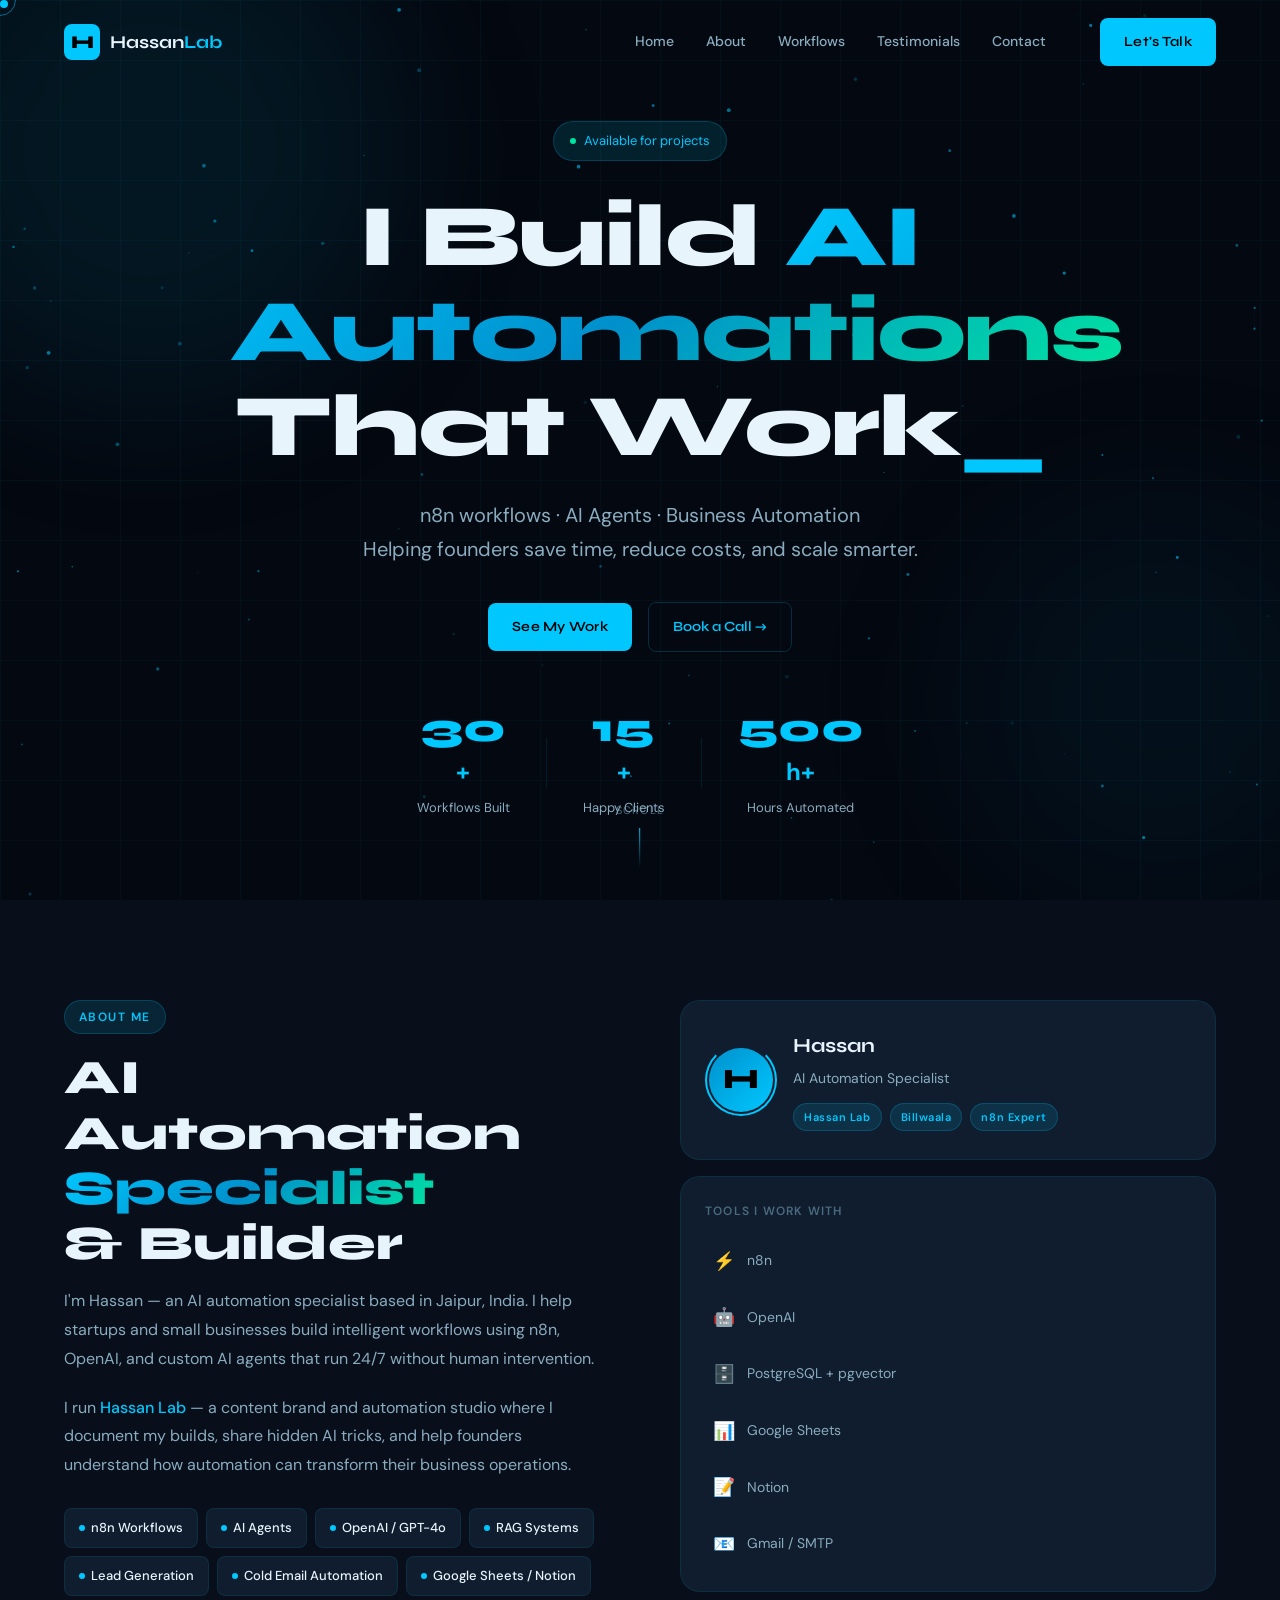
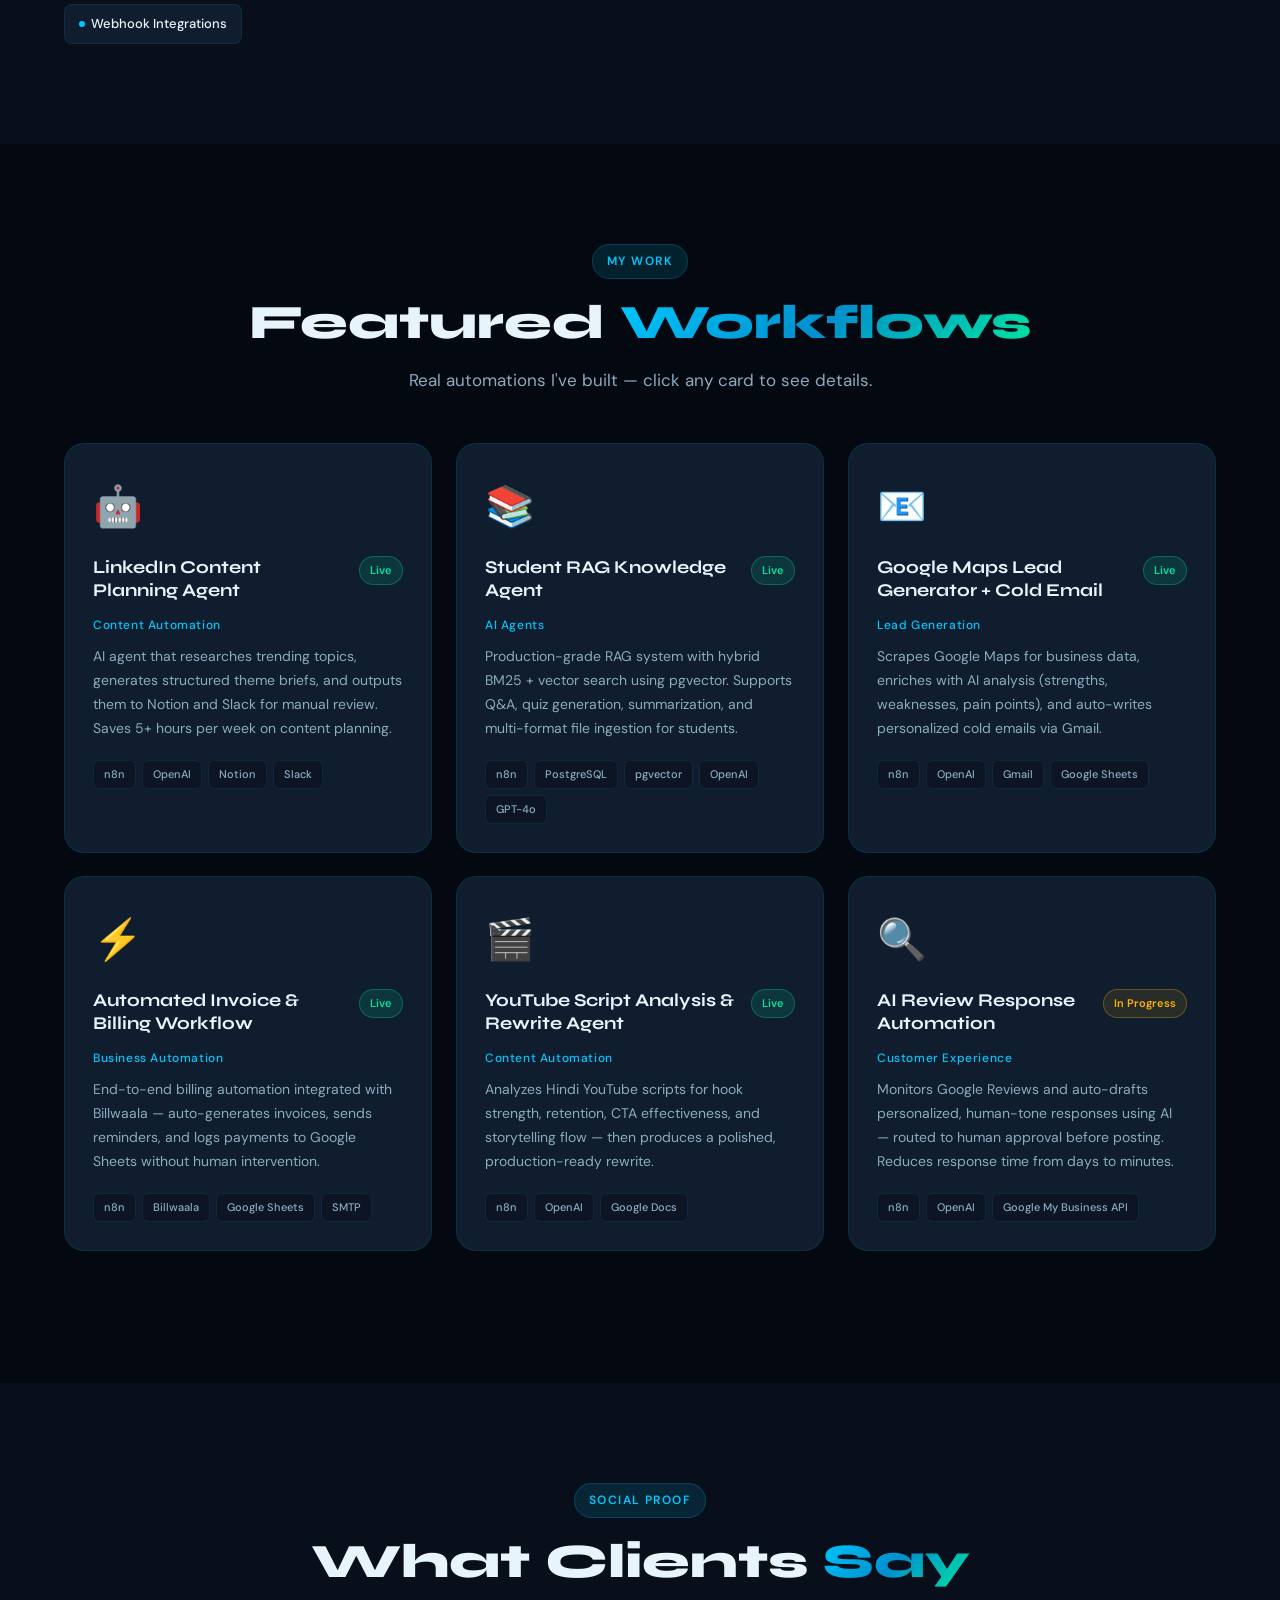
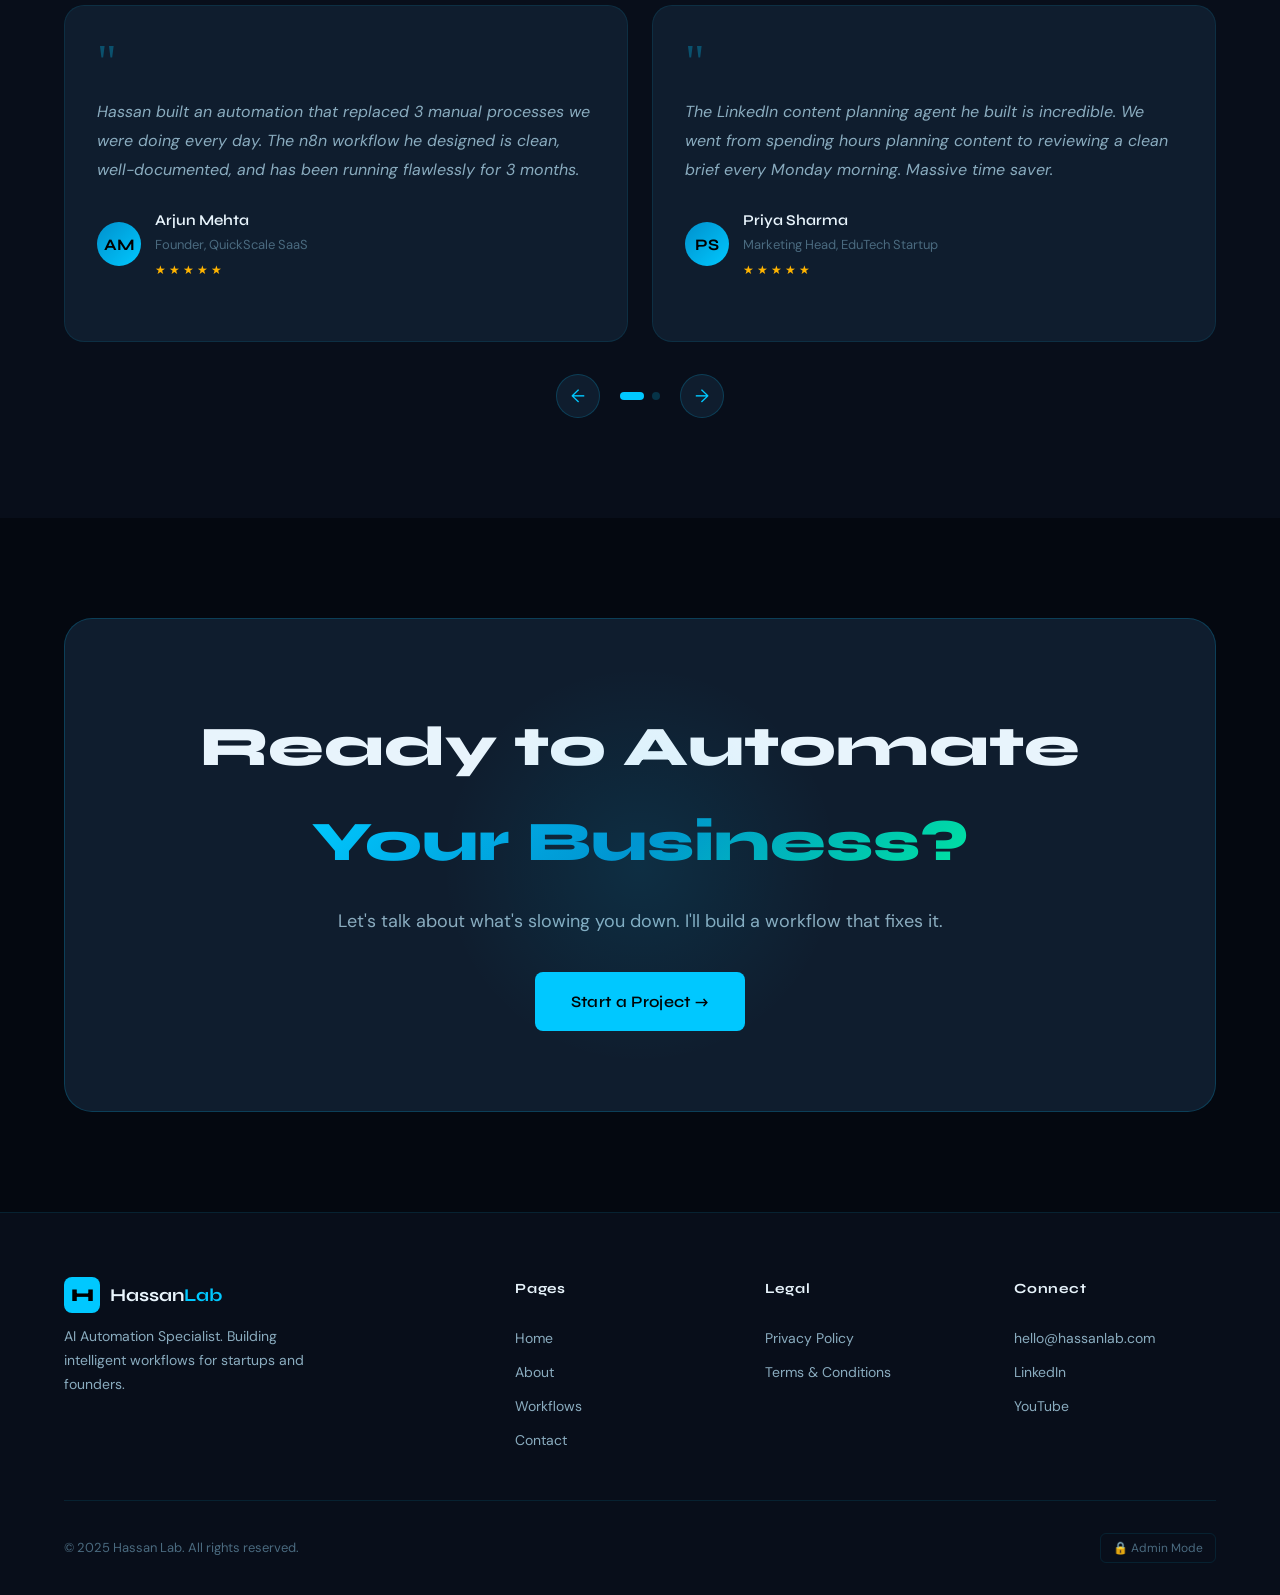
<file: index.html>
<!DOCTYPE html>
<html lang="en">
<head>
<meta charset="UTF-8">
<meta name="viewport" content="width=device-width, initial-scale=1.0">
<title>Hassan Lab — AI Automation Specialist</title>
<link rel="preconnect" href="https://fonts.googleapis.com">
<link rel="preconnect" href="https://fonts.gstatic.com" crossorigin>
<link href="https://fonts.googleapis.com/css2?family=Syne:wght@400;500;600;700;800&family=DM+Sans:ital,opsz,wght@0,9..40,300;0,9..40,400;0,9..40,500;1,9..40,300&display=swap" rel="stylesheet">
<link rel="stylesheet" href="style.css">
</head>
<body>

<!-- CURSOR -->
<div class="cursor" id="cursor"></div>
<div class="cursor-follower" id="cursorFollower"></div>

<!-- HEADER -->
<header class="header" id="header">
  <div class="header-inner">
    <a href="index.html" class="logo">
      <span class="logo-mark">H</span>
      <span class="logo-text">Hassan<span class="logo-accent">Lab</span></span>
    </a>
    <nav class="nav" id="nav">
      <a href="index.html" class="nav-link active">Home</a>
      <a href="index.html#about" class="nav-link">About</a>
      <a href="index.html#workflows" class="nav-link">Workflows</a>
      <a href="index.html#testimonials" class="nav-link">Testimonials</a>
      <a href="contact.html" class="nav-link">Contact</a>
    </nav>
    <a href="contact.html" class="btn-primary header-cta">Let's Talk</a>
    <button class="hamburger" id="hamburger" aria-label="Toggle menu">
      <span></span><span></span><span></span>
    </button>
  </div>
</header>

<!-- MOBILE NAV -->
<div class="mobile-nav" id="mobileNav">
  <a href="index.html" class="mobile-nav-link">Home</a>
  <a href="index.html#about" class="mobile-nav-link">About</a>
  <a href="index.html#workflows" class="mobile-nav-link">Workflows</a>
  <a href="index.html#testimonials" class="mobile-nav-link">Testimonials</a>
  <a href="contact.html" class="mobile-nav-link">Contact</a>
  <a href="contact.html" class="btn-primary" style="margin-top:1rem;">Let's Talk</a>
</div>

<!-- HERO -->
<section class="hero" id="home">
  <div class="hero-bg">
    <div class="grid-lines"></div>
    <div class="glow glow-1"></div>
    <div class="glow glow-2"></div>
    <canvas id="particleCanvas"></canvas>
  </div>
  <div class="hero-content">
    <div class="hero-badge reveal">
      <span class="badge-dot"></span>
      Available for projects
    </div>
    <h1 class="hero-title reveal">
      I Build <span class="text-gradient">AI Automations</span><br>
      That Work<span class="blink-cursor">_</span>
    </h1>
    <p class="hero-sub reveal">
      n8n workflows · AI Agents · Business Automation<br>
      Helping founders save time, reduce costs, and scale smarter.
    </p>
    <div class="hero-actions reveal">
      <a href="#workflows" class="btn-primary">See My Work</a>
      <a href="contact.html" class="btn-ghost">Book a Call →</a>
    </div>
    <div class="hero-stats reveal">
      <div class="stat">
        <span class="stat-num" data-target="30">0</span><span class="stat-sym">+</span>
        <span class="stat-label">Workflows Built</span>
      </div>
      <div class="stat-divider"></div>
      <div class="stat">
        <span class="stat-num" data-target="15">0</span><span class="stat-sym">+</span>
        <span class="stat-label">Happy Clients</span>
      </div>
      <div class="stat-divider"></div>
      <div class="stat">
        <span class="stat-num" data-target="500">0</span><span class="stat-sym">h+</span>
        <span class="stat-label">Hours Automated</span>
      </div>
    </div>
  </div>
  <div class="scroll-indicator">
    <span>Scroll</span>
    <div class="scroll-line"></div>
  </div>
</section>

<!-- ABOUT -->
<section class="section about-section" id="about">
  <div class="container">
    <div class="about-grid">
      <div class="about-left">
        <div class="section-tag reveal">About Me</div>
        <h2 class="section-title reveal">
          AI Automation<br><span class="text-gradient">Specialist</span><br>& Builder
        </h2>
        <p class="about-text reveal">
          I'm Hassan — an AI automation specialist based in Jaipur, India. I help startups and small businesses build intelligent workflows using n8n, OpenAI, and custom AI agents that run 24/7 without human intervention.
        </p>
        <p class="about-text reveal">
          I run <strong>Hassan Lab</strong> — a content brand and automation studio where I document my builds, share hidden AI tricks, and help founders understand how automation can transform their business operations.
        </p>
        <div class="skills-grid reveal">
          <div class="skill-chip"><span class="chip-dot"></span>n8n Workflows</div>
          <div class="skill-chip"><span class="chip-dot"></span>AI Agents</div>
          <div class="skill-chip"><span class="chip-dot"></span>OpenAI / GPT-4o</div>
          <div class="skill-chip"><span class="chip-dot"></span>RAG Systems</div>
          <div class="skill-chip"><span class="chip-dot"></span>Lead Generation</div>
          <div class="skill-chip"><span class="chip-dot"></span>Cold Email Automation</div>
          <div class="skill-chip"><span class="chip-dot"></span>Google Sheets / Notion</div>
          <div class="skill-chip"><span class="chip-dot"></span>Webhook Integrations</div>
        </div>
      </div>
      <div class="about-right reveal">
        <div class="about-card-wrap">
          <div class="about-card">
            <div class="about-avatar">
              <div class="avatar-ring"></div>
              <div class="avatar-inner">H</div>
            </div>
            <div class="about-card-info">
              <h3>Hassan</h3>
              <p>AI Automation Specialist</p>
              <div class="about-card-tags">
                <span>Hassan Lab</span>
                <span>Billwaala</span>
                <span>n8n Expert</span>
              </div>
            </div>
          </div>
          <div class="about-tool-card">
            <div class="tool-card-title">Tools I Work With</div>
            <div class="tools-list">
              <div class="tool-item"><span class="tool-icon">⚡</span>n8n</div>
              <div class="tool-item"><span class="tool-icon">🤖</span>OpenAI</div>
              <div class="tool-item"><span class="tool-icon">🗄️</span>PostgreSQL + pgvector</div>
              <div class="tool-item"><span class="tool-icon">📊</span>Google Sheets</div>
              <div class="tool-item"><span class="tool-icon">📝</span>Notion</div>
              <div class="tool-item"><span class="tool-icon">📧</span>Gmail / SMTP</div>
            </div>
          </div>
        </div>
      </div>
    </div>
  </div>
</section>

<!-- WORKFLOWS -->
<section class="section workflows-section" id="workflows">
  <div class="container">
    <div class="section-header">
      <div class="section-tag reveal">My Work</div>
      <h2 class="section-title reveal">Featured <span class="text-gradient">Workflows</span></h2>
      <p class="section-sub reveal">Real automations I've built — click any card to see details.</p>
    </div>
    <div class="workflows-grid" id="workflowsGrid">
      <!-- Cards injected by JS -->
    </div>
    <div class="workflows-add reveal" id="addWorkflowBtn" style="display:none;">
      <button class="btn-ghost" onclick="openWorkflowModal()">+ Add Workflow</button>
    </div>
  </div>
</section>

<!-- WORKFLOW MODAL -->
<div class="modal-overlay" id="workflowModal">
  <div class="modal">
    <button class="modal-close" onclick="closeWorkflowModal()">✕</button>
    <h3 class="modal-title">Add / Edit Workflow</h3>
    <div class="modal-form">
      <input type="hidden" id="editIndex">
      <div class="form-group">
        <label>Workflow Title</label>
        <input type="text" id="wfTitle" placeholder="e.g. LinkedIn Content Planning Agent">
      </div>
      <div class="form-group">
        <label>Category / Type</label>
        <input type="text" id="wfCategory" placeholder="e.g. Content Automation">
      </div>
      <div class="form-group">
        <label>Description</label>
        <textarea id="wfDesc" rows="3" placeholder="What does this workflow do? What problem does it solve?"></textarea>
      </div>
      <div class="form-group">
        <label>Tools Used (comma separated)</label>
        <input type="text" id="wfTools" placeholder="n8n, OpenAI, Notion, Slack">
      </div>
      <div class="form-group">
        <label>Emoji / Icon</label>
        <input type="text" id="wfEmoji" placeholder="e.g. 🤖" maxlength="4">
      </div>
      <div class="form-group">
        <label>Status</label>
        <select id="wfStatus">
          <option value="Live">Live</option>
          <option value="In Progress">In Progress</option>
          <option value="Concept">Concept</option>
        </select>
      </div>
      <div class="modal-actions">
        <button class="btn-ghost" onclick="closeWorkflowModal()">Cancel</button>
        <button class="btn-primary" onclick="saveWorkflow()">Save Workflow</button>
      </div>
    </div>
  </div>
</div>

<!-- TESTIMONIALS -->
<section class="section testimonials-section" id="testimonials">
  <div class="container">
    <div class="section-header">
      <div class="section-tag reveal">Social Proof</div>
      <h2 class="section-title reveal">What Clients <span class="text-gradient">Say</span></h2>
    </div>
    <div class="testimonials-track-wrap">
      <div class="testimonials-track" id="testimonialsTrack">
        <!-- injected by JS -->
      </div>
    </div>
    <div class="testimonials-controls">
      <button class="t-btn" id="tPrev" onclick="prevTestimonial()">←</button>
      <div class="t-dots" id="tDots"></div>
      <button class="t-btn" id="tNext" onclick="nextTestimonial()">→</button>
    </div>
    <div class="testimonials-add reveal" id="addTestimonialBtn" style="display:none;">
      <button class="btn-ghost" onclick="openTestimonialModal()">+ Add Testimonial</button>
    </div>
  </div>
</section>

<!-- TESTIMONIAL MODAL -->
<div class="modal-overlay" id="testimonialModal">
  <div class="modal">
    <button class="modal-close" onclick="closeTestimonialModal()">✕</button>
    <h3 class="modal-title">Add / Edit Testimonial</h3>
    <div class="modal-form">
      <input type="hidden" id="tEditIndex">
      <div class="form-group">
        <label>Client Name</label>
        <input type="text" id="tName" placeholder="e.g. Rahul Sharma">
      </div>
      <div class="form-group">
        <label>Role / Company</label>
        <input type="text" id="tRole" placeholder="e.g. Founder, Acme Startup">
      </div>
      <div class="form-group">
        <label>Testimonial Text</label>
        <textarea id="tText" rows="4" placeholder="What did they say about working with you?"></textarea>
      </div>
      <div class="form-group">
        <label>Rating (1–5)</label>
        <input type="number" id="tRating" min="1" max="5" value="5">
      </div>
      <div class="modal-actions">
        <button class="btn-ghost" onclick="closeTestimonialModal()">Cancel</button>
        <button class="btn-primary" onclick="saveTestimonial()">Save Testimonial</button>
      </div>
    </div>
  </div>
</div>

<!-- CTA SECTION -->
<section class="cta-section">
  <div class="container">
    <div class="cta-inner reveal">
      <div class="cta-glow"></div>
      <h2>Ready to Automate<br><span class="text-gradient">Your Business?</span></h2>
      <p>Let's talk about what's slowing you down. I'll build a workflow that fixes it.</p>
      <a href="contact.html" class="btn-primary btn-large">Start a Project →</a>
    </div>
  </div>
</section>

<!-- FOOTER -->
<footer class="footer">
  <div class="container">
    <div class="footer-grid">
      <div class="footer-brand">
        <a href="index.html" class="logo">
          <span class="logo-mark">H</span>
          <span class="logo-text">Hassan<span class="logo-accent">Lab</span></span>
        </a>
        <p>AI Automation Specialist. Building intelligent workflows for startups and founders.</p>
      </div>
      <div class="footer-links">
        <h4>Pages</h4>
        <a href="index.html">Home</a>
        <a href="index.html#about">About</a>
        <a href="index.html#workflows">Workflows</a>
        <a href="contact.html">Contact</a>
      </div>
      <div class="footer-links">
        <h4>Legal</h4>
        <a href="privacy.html">Privacy Policy</a>
        <a href="terms.html">Terms & Conditions</a>
      </div>
      <div class="footer-links">
        <h4>Connect</h4>
        <a href="mailto:hello@hassanlab.com">hello@hassanlab.com</a>
        <a href="#">LinkedIn</a>
        <a href="#">YouTube</a>
      </div>
    </div>
    <div class="footer-bottom">
      <p>© 2025 Hassan Lab. All rights reserved.</p>
      <div class="footer-edit-toggle">
        <button class="edit-toggle-btn" id="editToggle" onclick="toggleEditMode()">
          <span id="editToggleText">🔒 Admin Mode</span>
        </button>
        <input type="password" id="adminPassword" placeholder="Enter password" style="display:none;">
        <button id="adminSubmit" style="display:none;" onclick="checkPassword()" class="btn-ghost" style="font-size:12px;">Unlock</button>
      </div>
    </div>
  </div>
</footer>

<script src="app.js"></script>
</body>
</html>
</file>
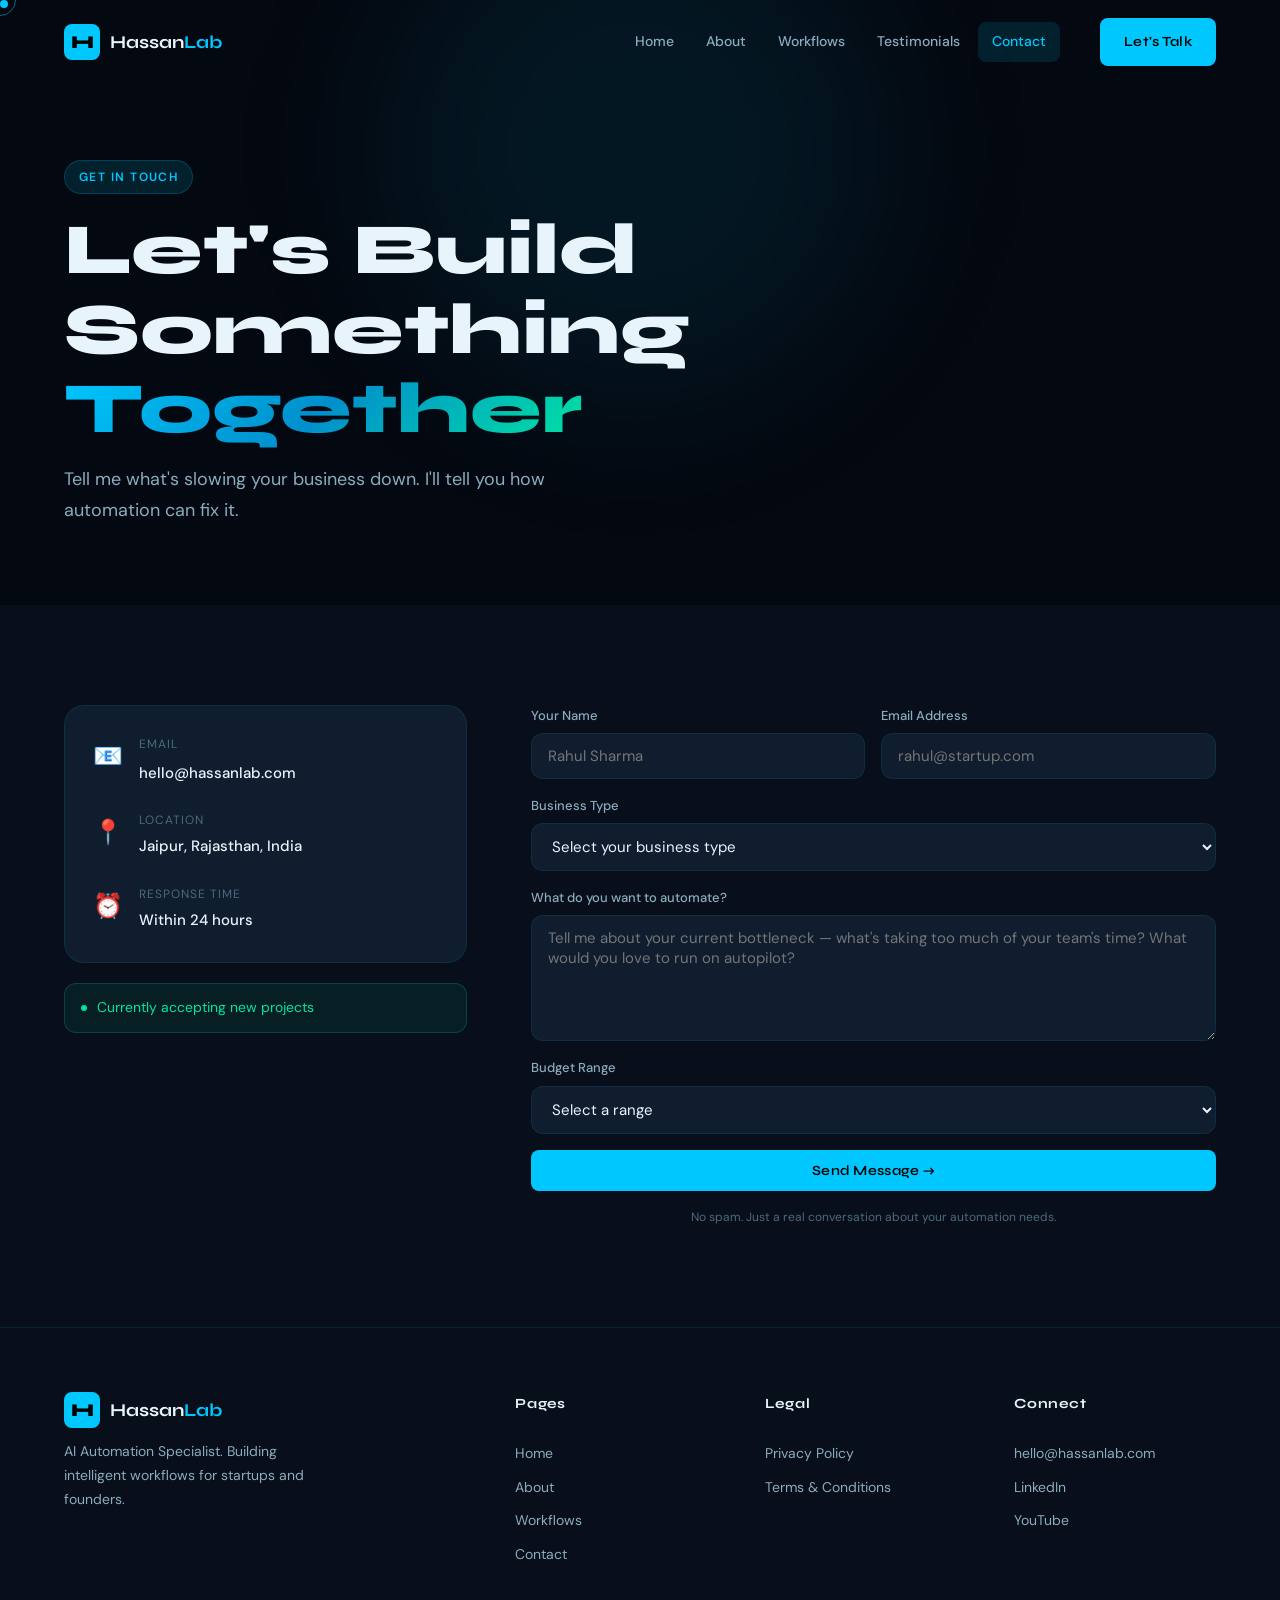
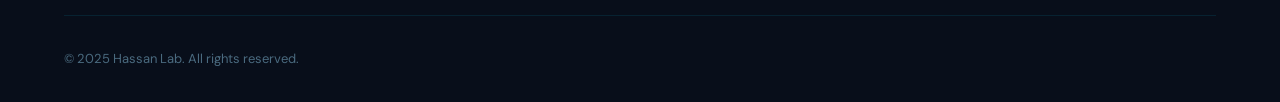
<file: contact.html>
<!DOCTYPE html>
<html lang="en">
<head>
<meta charset="UTF-8">
<meta name="viewport" content="width=device-width, initial-scale=1.0">
<title>Contact — Hassan Lab</title>
<link rel="preconnect" href="https://fonts.googleapis.com">
<link rel="preconnect" href="https://fonts.gstatic.com" crossorigin>
<link href="https://fonts.googleapis.com/css2?family=Syne:wght@400;500;600;700;800&family=DM+Sans:ital,opsz,wght@0,9..40,300;0,9..40,400;0,9..40,500;1,9..40,300&display=swap" rel="stylesheet">
<link rel="stylesheet" href="style.css">
</head>
<body>

<div class="cursor" id="cursor"></div>
<div class="cursor-follower" id="cursorFollower"></div>

<header class="header" id="header">
  <div class="header-inner">
    <a href="index.html" class="logo">
      <span class="logo-mark">H</span>
      <span class="logo-text">Hassan<span class="logo-accent">Lab</span></span>
    </a>
    <nav class="nav" id="nav">
      <a href="index.html" class="nav-link">Home</a>
      <a href="index.html#about" class="nav-link">About</a>
      <a href="index.html#workflows" class="nav-link">Workflows</a>
      <a href="index.html#testimonials" class="nav-link">Testimonials</a>
      <a href="contact.html" class="nav-link active">Contact</a>
    </nav>
    <a href="contact.html" class="btn-primary header-cta">Let's Talk</a>
    <button class="hamburger" id="hamburger" aria-label="Toggle menu">
      <span></span><span></span><span></span>
    </button>
  </div>
</header>

<div class="mobile-nav" id="mobileNav">
  <a href="index.html" class="mobile-nav-link">Home</a>
  <a href="index.html#about" class="mobile-nav-link">About</a>
  <a href="index.html#workflows" class="mobile-nav-link">Workflows</a>
  <a href="index.html#testimonials" class="mobile-nav-link">Testimonials</a>
  <a href="contact.html" class="mobile-nav-link">Contact</a>
</div>

<section class="page-hero">
  <div class="glow glow-1" style="top:-100px;left:30%;"></div>
  <div class="container">
    <div class="section-tag reveal">Get In Touch</div>
    <h1 class="page-hero-title reveal">Let's Build Something<br><span class="text-gradient">Together</span></h1>
    <p class="page-hero-sub reveal">Tell me what's slowing your business down. I'll tell you how automation can fix it.</p>
  </div>
</section>

<section class="section contact-section">
  <div class="container">
    <div class="contact-grid">
      <div class="contact-left">
        <div class="contact-info-card reveal">
          <div class="contact-info-item">
            <span class="contact-icon">📧</span>
            <div>
              <p class="contact-info-label">Email</p>
              <a href="mailto:hello@hassanlab.com" class="contact-info-val">hello@hassanlab.com</a>
            </div>
          </div>
          <div class="contact-info-item">
            <span class="contact-icon">📍</span>
            <div>
              <p class="contact-info-label">Location</p>
              <p class="contact-info-val">Jaipur, Rajasthan, India</p>
            </div>
          </div>
          <div class="contact-info-item">
            <span class="contact-icon">⏰</span>
            <div>
              <p class="contact-info-label">Response Time</p>
              <p class="contact-info-val">Within 24 hours</p>
            </div>
          </div>
        </div>
        <div class="contact-avail reveal">
          <span class="badge-dot"></span>
          <span>Currently accepting new projects</span>
        </div>
      </div>
      <div class="contact-right reveal">
        <form class="contact-form" id="contactForm" onsubmit="submitForm(event)">
          <div class="form-row">
            <div class="form-group">
              <label>Your Name</label>
              <input type="text" placeholder="Rahul Sharma" required>
            </div>
            <div class="form-group">
              <label>Email Address</label>
              <input type="email" placeholder="rahul@startup.com" required>
            </div>
          </div>
          <div class="form-group">
            <label>Business Type</label>
            <select>
              <option value="">Select your business type</option>
              <option>SaaS / Software</option>
              <option>E-commerce</option>
              <option>Agency</option>
              <option>Startup</option>
              <option>Freelancer</option>
              <option>Other</option>
            </select>
          </div>
          <div class="form-group">
            <label>What do you want to automate?</label>
            <textarea rows="5" placeholder="Tell me about your current bottleneck — what's taking too much of your team's time? What would you love to run on autopilot?" required></textarea>
          </div>
          <div class="form-group">
            <label>Budget Range</label>
            <select>
              <option value="">Select a range</option>
              <option>Under ₹15,000</option>
              <option>₹15,000 – ₹50,000</option>
              <option>₹50,000 – ₹1,00,000</option>
              <option>₹1,00,000+</option>
            </select>
          </div>
          <button type="submit" class="btn-primary btn-full">Send Message →</button>
          <p class="form-note">No spam. Just a real conversation about your automation needs.</p>
        </form>
        <div class="form-success" id="formSuccess" style="display:none;">
          <div class="success-icon">✅</div>
          <h3>Message Sent!</h3>
          <p>I'll get back to you within 24 hours. Looking forward to building something great together.</p>
        </div>
      </div>
    </div>
  </div>
</section>

<footer class="footer">
  <div class="container">
    <div class="footer-grid">
      <div class="footer-brand">
        <a href="index.html" class="logo"><span class="logo-mark">H</span><span class="logo-text">Hassan<span class="logo-accent">Lab</span></span></a>
        <p>AI Automation Specialist. Building intelligent workflows for startups and founders.</p>
      </div>
      <div class="footer-links"><h4>Pages</h4><a href="index.html">Home</a><a href="index.html#about">About</a><a href="index.html#workflows">Workflows</a><a href="contact.html">Contact</a></div>
      <div class="footer-links"><h4>Legal</h4><a href="privacy.html">Privacy Policy</a><a href="terms.html">Terms & Conditions</a></div>
      <div class="footer-links"><h4>Connect</h4><a href="mailto:hello@hassanlab.com">hello@hassanlab.com</a><a href="#">LinkedIn</a><a href="#">YouTube</a></div>
    </div>
    <div class="footer-bottom"><p>© 2025 Hassan Lab. All rights reserved.</p></div>
  </div>
</footer>

<script src="app.js"></script>
</body>
</html>
</file>
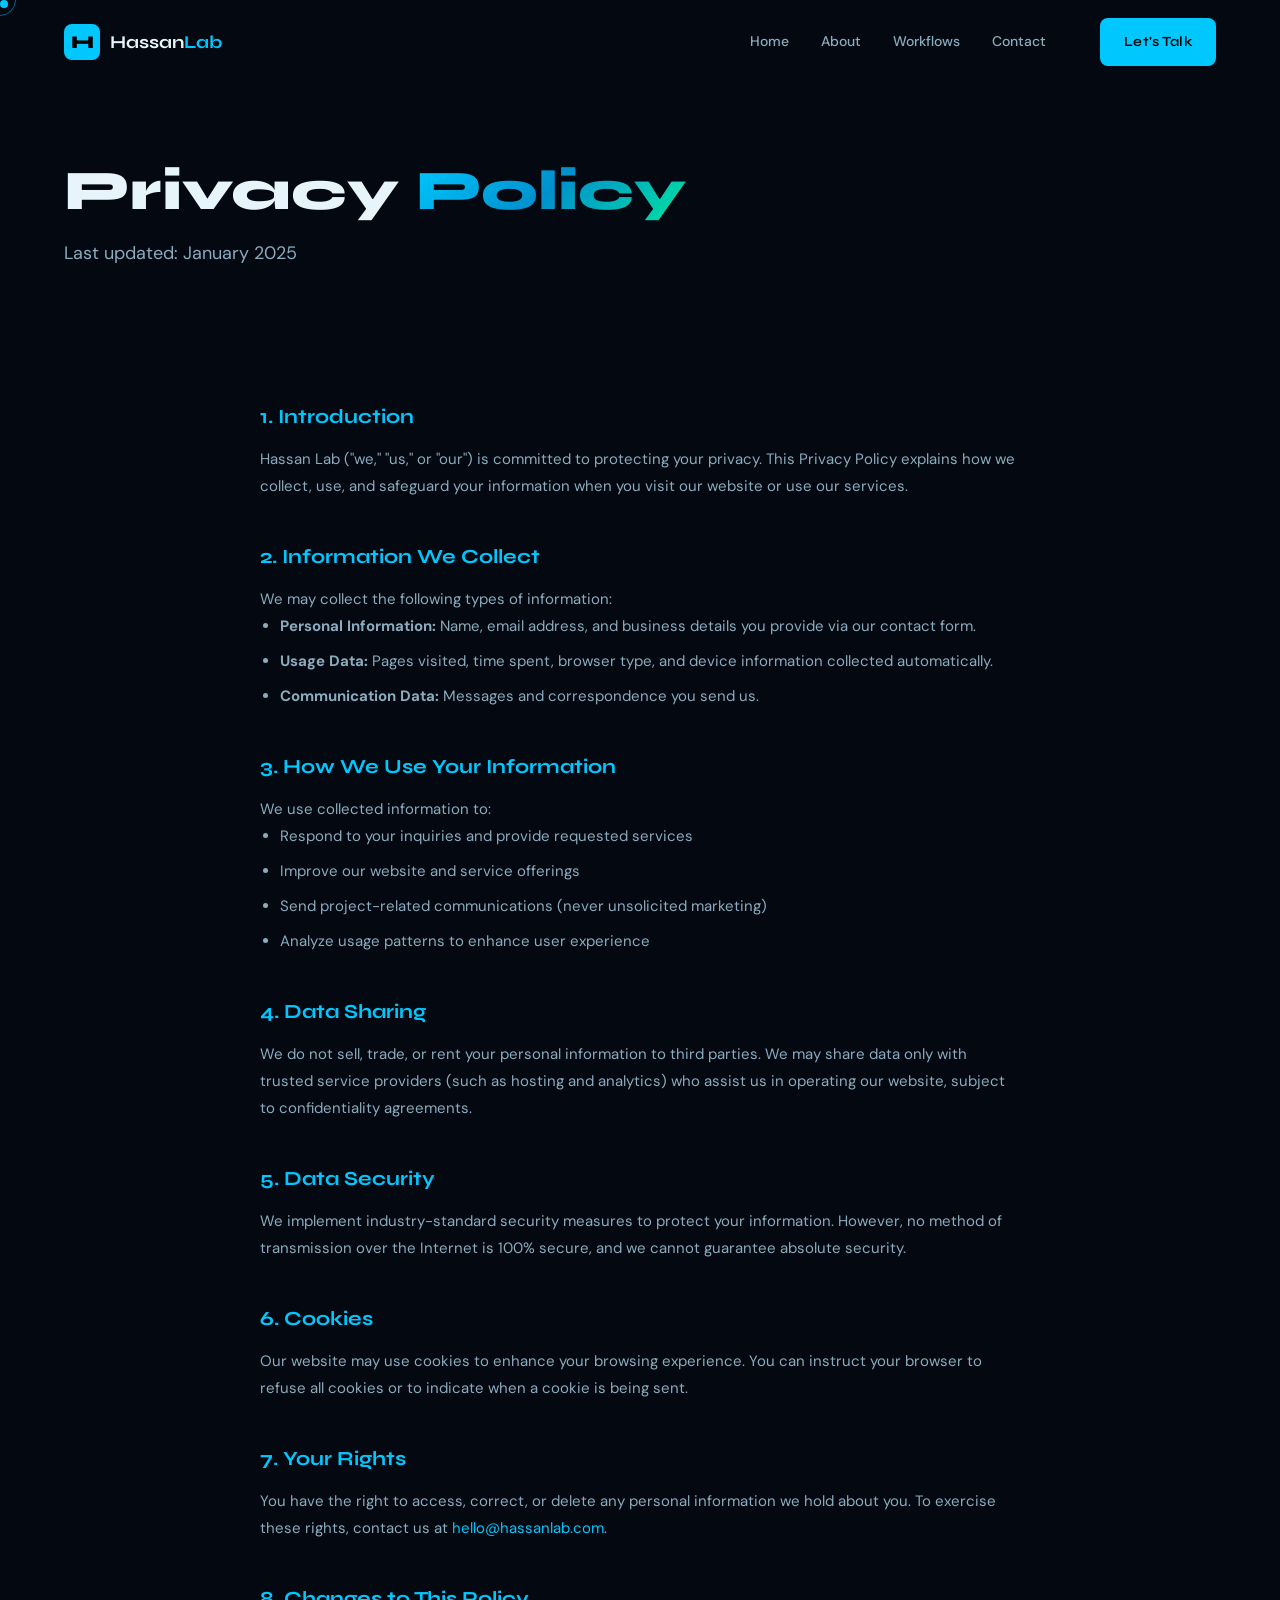
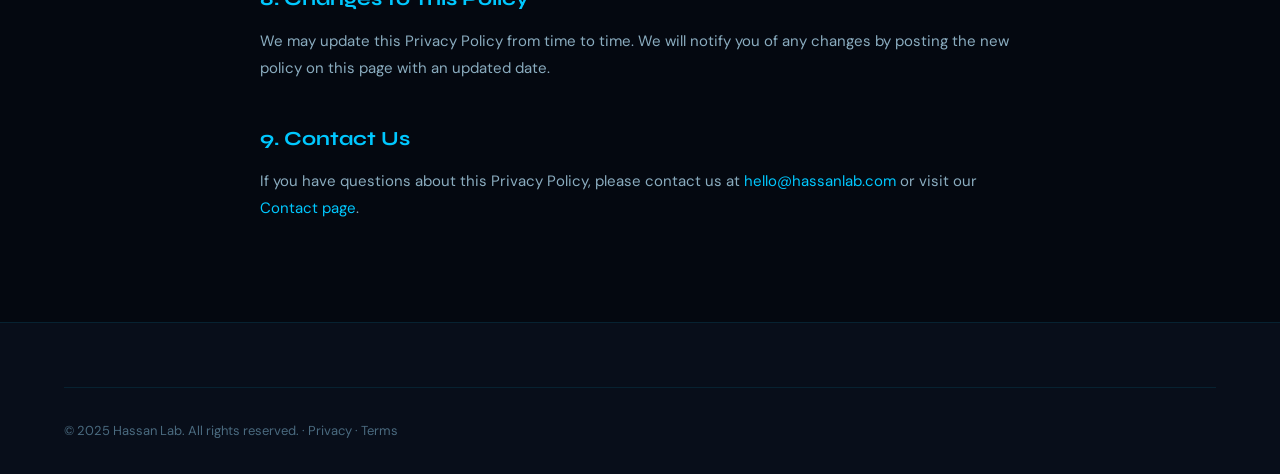
<file: privacy.html>
<!DOCTYPE html>
<html lang="en">
<head>
<meta charset="UTF-8">
<meta name="viewport" content="width=device-width, initial-scale=1.0">
<title>Privacy Policy — Hassan Lab</title>
<link rel="preconnect" href="https://fonts.googleapis.com">
<link rel="preconnect" href="https://fonts.gstatic.com" crossorigin>
<link href="https://fonts.googleapis.com/css2?family=Syne:wght@400;500;600;700;800&family=DM+Sans:ital,opsz,wght@0,9..40,300;0,9..40,400;0,9..40,500;1,9..40,300&display=swap" rel="stylesheet">
<link rel="stylesheet" href="style.css">
</head>
<body>
<div class="cursor" id="cursor"></div>
<div class="cursor-follower" id="cursorFollower"></div>

<header class="header" id="header">
  <div class="header-inner">
    <a href="index.html" class="logo"><span class="logo-mark">H</span><span class="logo-text">Hassan<span class="logo-accent">Lab</span></span></a>
    <nav class="nav"><a href="index.html" class="nav-link">Home</a><a href="index.html#about" class="nav-link">About</a><a href="index.html#workflows" class="nav-link">Workflows</a><a href="contact.html" class="nav-link">Contact</a></nav>
    <a href="contact.html" class="btn-primary header-cta">Let's Talk</a>
    <button class="hamburger" id="hamburger"><span></span><span></span><span></span></button>
  </div>
</header>

<div class="mobile-nav" id="mobileNav">
  <a href="index.html" class="mobile-nav-link">Home</a>
  <a href="index.html#about" class="mobile-nav-link">About</a>
  <a href="index.html#workflows" class="mobile-nav-link">Workflows</a>
  <a href="contact.html" class="mobile-nav-link">Contact</a>
</div>

<section class="page-hero" style="padding-bottom:2rem;">
  <div class="container">
    <h1 class="page-hero-title reveal" style="font-size:clamp(2rem,5vw,3.5rem);">Privacy <span class="text-gradient">Policy</span></h1>
    <p class="page-hero-sub reveal">Last updated: January 2025</p>
  </div>
</section>

<section class="section legal-section">
  <div class="container">
    <div class="legal-content reveal">
      <div class="legal-block">
        <h2>1. Introduction</h2>
        <p>Hassan Lab ("we," "us," or "our") is committed to protecting your privacy. This Privacy Policy explains how we collect, use, and safeguard your information when you visit our website or use our services.</p>
      </div>
      <div class="legal-block">
        <h2>2. Information We Collect</h2>
        <p>We may collect the following types of information:</p>
        <ul>
          <li><strong>Personal Information:</strong> Name, email address, and business details you provide via our contact form.</li>
          <li><strong>Usage Data:</strong> Pages visited, time spent, browser type, and device information collected automatically.</li>
          <li><strong>Communication Data:</strong> Messages and correspondence you send us.</li>
        </ul>
      </div>
      <div class="legal-block">
        <h2>3. How We Use Your Information</h2>
        <p>We use collected information to:</p>
        <ul>
          <li>Respond to your inquiries and provide requested services</li>
          <li>Improve our website and service offerings</li>
          <li>Send project-related communications (never unsolicited marketing)</li>
          <li>Analyze usage patterns to enhance user experience</li>
        </ul>
      </div>
      <div class="legal-block">
        <h2>4. Data Sharing</h2>
        <p>We do not sell, trade, or rent your personal information to third parties. We may share data only with trusted service providers (such as hosting and analytics) who assist us in operating our website, subject to confidentiality agreements.</p>
      </div>
      <div class="legal-block">
        <h2>5. Data Security</h2>
        <p>We implement industry-standard security measures to protect your information. However, no method of transmission over the Internet is 100% secure, and we cannot guarantee absolute security.</p>
      </div>
      <div class="legal-block">
        <h2>6. Cookies</h2>
        <p>Our website may use cookies to enhance your browsing experience. You can instruct your browser to refuse all cookies or to indicate when a cookie is being sent.</p>
      </div>
      <div class="legal-block">
        <h2>7. Your Rights</h2>
        <p>You have the right to access, correct, or delete any personal information we hold about you. To exercise these rights, contact us at <a href="mailto:hello@hassanlab.com" style="color:var(--accent);">hello@hassanlab.com</a>.</p>
      </div>
      <div class="legal-block">
        <h2>8. Changes to This Policy</h2>
        <p>We may update this Privacy Policy from time to time. We will notify you of any changes by posting the new policy on this page with an updated date.</p>
      </div>
      <div class="legal-block">
        <h2>9. Contact Us</h2>
        <p>If you have questions about this Privacy Policy, please contact us at <a href="mailto:hello@hassanlab.com" style="color:var(--accent);">hello@hassanlab.com</a> or visit our <a href="contact.html" style="color:var(--accent);">Contact page</a>.</p>
      </div>
    </div>
  </div>
</section>

<footer class="footer">
  <div class="container">
    <div class="footer-bottom"><p>© 2025 Hassan Lab. All rights reserved. · <a href="privacy.html">Privacy</a> · <a href="terms.html">Terms</a></p></div>
  </div>
</footer>
<script src="app.js"></script>
</body>
</html>
</file>
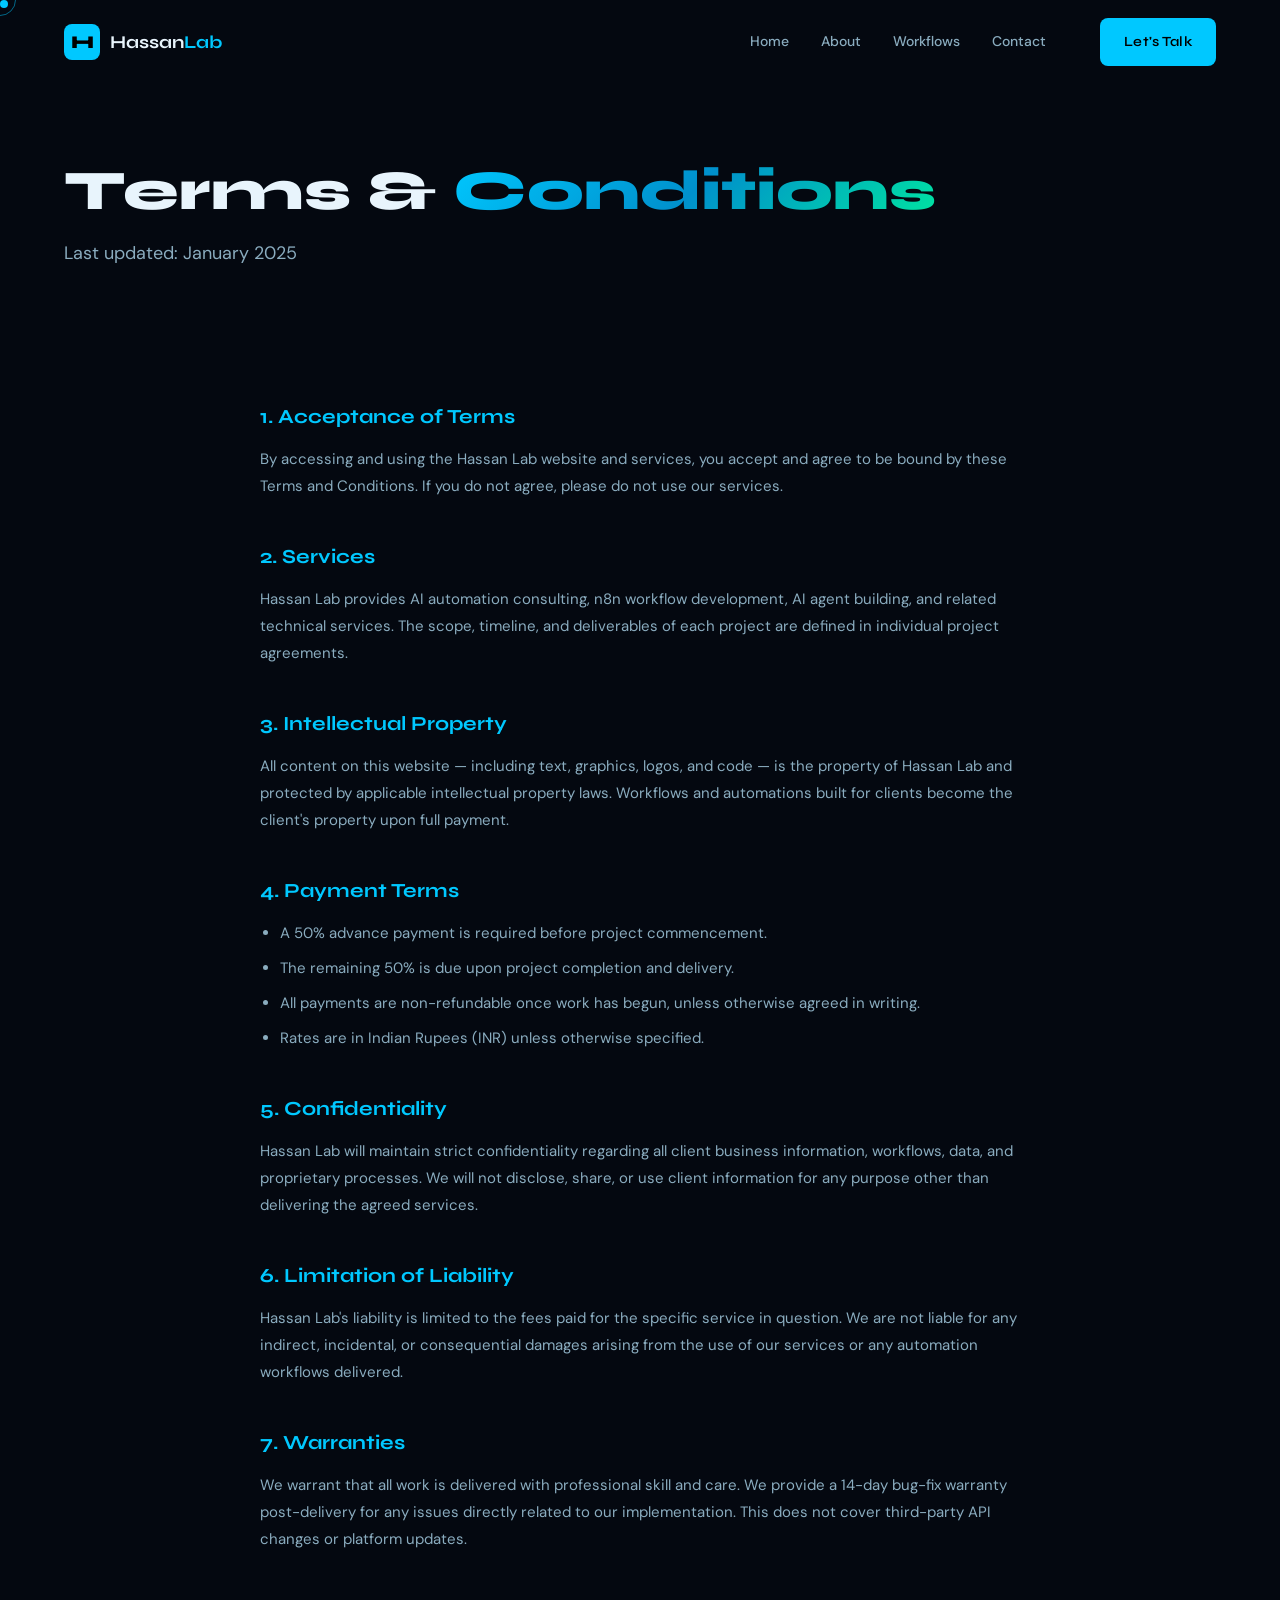
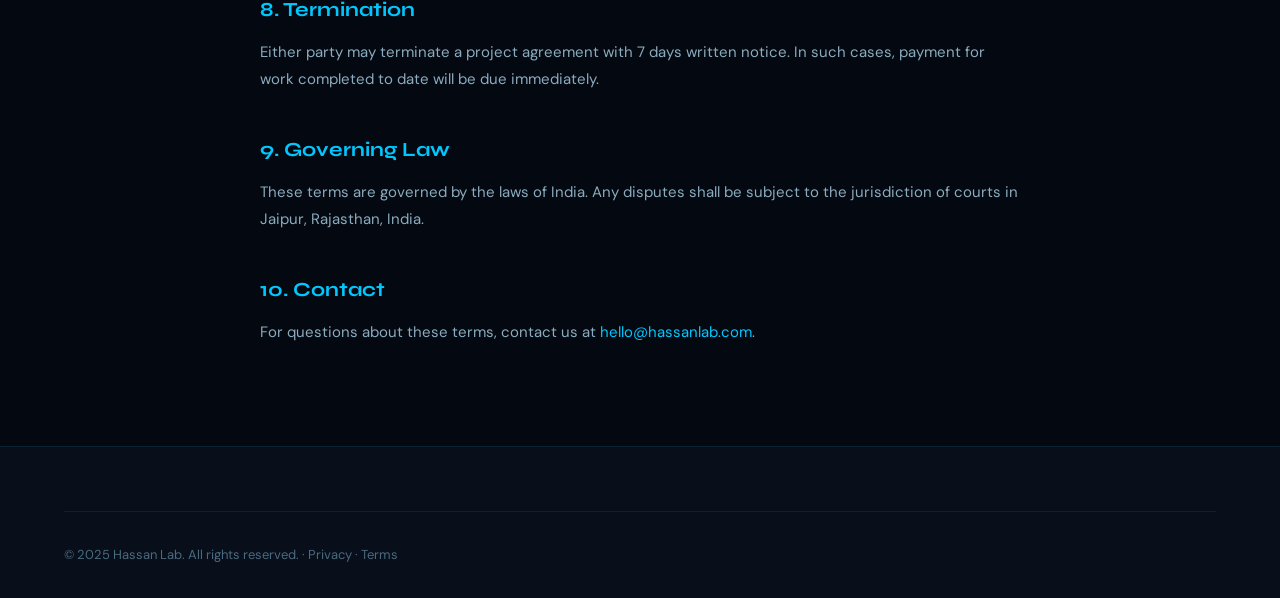
<file: terms.html>
<!DOCTYPE html>
<html lang="en">
<head>
<meta charset="UTF-8">
<meta name="viewport" content="width=device-width, initial-scale=1.0">
<title>Terms & Conditions — Hassan Lab</title>
<link rel="preconnect" href="https://fonts.googleapis.com">
<link rel="preconnect" href="https://fonts.gstatic.com" crossorigin>
<link href="https://fonts.googleapis.com/css2?family=Syne:wght@400;500;600;700;800&family=DM+Sans:ital,opsz,wght@0,9..40,300;0,9..40,400;0,9..40,500;1,9..40,300&display=swap" rel="stylesheet">
<link rel="stylesheet" href="style.css">
</head>
<body>
<div class="cursor" id="cursor"></div>
<div class="cursor-follower" id="cursorFollower"></div>

<header class="header" id="header">
  <div class="header-inner">
    <a href="index.html" class="logo"><span class="logo-mark">H</span><span class="logo-text">Hassan<span class="logo-accent">Lab</span></span></a>
    <nav class="nav"><a href="index.html" class="nav-link">Home</a><a href="index.html#about" class="nav-link">About</a><a href="index.html#workflows" class="nav-link">Workflows</a><a href="contact.html" class="nav-link">Contact</a></nav>
    <a href="contact.html" class="btn-primary header-cta">Let's Talk</a>
    <button class="hamburger" id="hamburger"><span></span><span></span><span></span></button>
  </div>
</header>

<div class="mobile-nav" id="mobileNav">
  <a href="index.html" class="mobile-nav-link">Home</a>
  <a href="index.html#about" class="mobile-nav-link">About</a>
  <a href="index.html#workflows" class="mobile-nav-link">Workflows</a>
  <a href="contact.html" class="mobile-nav-link">Contact</a>
</div>

<section class="page-hero" style="padding-bottom:2rem;">
  <div class="container">
    <h1 class="page-hero-title reveal" style="font-size:clamp(2rem,5vw,3.5rem);">Terms & <span class="text-gradient">Conditions</span></h1>
    <p class="page-hero-sub reveal">Last updated: January 2025</p>
  </div>
</section>

<section class="section legal-section">
  <div class="container">
    <div class="legal-content reveal">
      <div class="legal-block">
        <h2>1. Acceptance of Terms</h2>
        <p>By accessing and using the Hassan Lab website and services, you accept and agree to be bound by these Terms and Conditions. If you do not agree, please do not use our services.</p>
      </div>
      <div class="legal-block">
        <h2>2. Services</h2>
        <p>Hassan Lab provides AI automation consulting, n8n workflow development, AI agent building, and related technical services. The scope, timeline, and deliverables of each project are defined in individual project agreements.</p>
      </div>
      <div class="legal-block">
        <h2>3. Intellectual Property</h2>
        <p>All content on this website — including text, graphics, logos, and code — is the property of Hassan Lab and protected by applicable intellectual property laws. Workflows and automations built for clients become the client's property upon full payment.</p>
      </div>
      <div class="legal-block">
        <h2>4. Payment Terms</h2>
        <ul>
          <li>A 50% advance payment is required before project commencement.</li>
          <li>The remaining 50% is due upon project completion and delivery.</li>
          <li>All payments are non-refundable once work has begun, unless otherwise agreed in writing.</li>
          <li>Rates are in Indian Rupees (INR) unless otherwise specified.</li>
        </ul>
      </div>
      <div class="legal-block">
        <h2>5. Confidentiality</h2>
        <p>Hassan Lab will maintain strict confidentiality regarding all client business information, workflows, data, and proprietary processes. We will not disclose, share, or use client information for any purpose other than delivering the agreed services.</p>
      </div>
      <div class="legal-block">
        <h2>6. Limitation of Liability</h2>
        <p>Hassan Lab's liability is limited to the fees paid for the specific service in question. We are not liable for any indirect, incidental, or consequential damages arising from the use of our services or any automation workflows delivered.</p>
      </div>
      <div class="legal-block">
        <h2>7. Warranties</h2>
        <p>We warrant that all work is delivered with professional skill and care. We provide a 14-day bug-fix warranty post-delivery for any issues directly related to our implementation. This does not cover third-party API changes or platform updates.</p>
      </div>
      <div class="legal-block">
        <h2>8. Termination</h2>
        <p>Either party may terminate a project agreement with 7 days written notice. In such cases, payment for work completed to date will be due immediately.</p>
      </div>
      <div class="legal-block">
        <h2>9. Governing Law</h2>
        <p>These terms are governed by the laws of India. Any disputes shall be subject to the jurisdiction of courts in Jaipur, Rajasthan, India.</p>
      </div>
      <div class="legal-block">
        <h2>10. Contact</h2>
        <p>For questions about these terms, contact us at <a href="mailto:hello@hassanlab.com" style="color:var(--accent);">hello@hassanlab.com</a>.</p>
      </div>
    </div>
  </div>
</section>

<footer class="footer">
  <div class="container">
    <div class="footer-bottom"><p>© 2025 Hassan Lab. All rights reserved. · <a href="privacy.html">Privacy</a> · <a href="terms.html">Terms</a></p></div>
  </div>
</footer>
<script src="app.js"></script>
</body>
</html>
</file>
<file: style.css>
/* ===== VARIABLES ===== */
:root {
  --bg: #040810;
  --bg2: #080e1a;
  --bg3: #0d1525;
  --surface: #0f1d2e;
  --surface2: #162237;
  --border: rgba(0,200,255,0.1);
  --border2: rgba(0,200,255,0.2);
  --accent: #00c8ff;
  --accent2: #0090cc;
  --accent-dim: rgba(0,200,255,0.12);
  --accent-glow: rgba(0,200,255,0.25);
  --text: #e8f4fc;
  --text2: #8aacbf;
  --text3: #4a6a7f;
  --white: #ffffff;
  --success: #00e5a0;
  --font-display: 'Syne', sans-serif;
  --font-body: 'DM Sans', sans-serif;
  --radius: 12px;
  --radius-lg: 20px;
  --transition: all 0.3s cubic-bezier(0.4,0,0.2,1);
  --shadow: 0 4px 30px rgba(0,0,0,0.5);
  --shadow-accent: 0 0 40px rgba(0,200,255,0.15);
}

/* ===== RESET ===== */
*, *::before, *::after { box-sizing: border-box; margin: 0; padding: 0; }
html { scroll-behavior: smooth; font-size: 16px; }
body {
  font-family: var(--font-body);
  background: var(--bg);
  color: var(--text);
  line-height: 1.7;
  overflow-x: hidden;
  cursor: none;
}
a { text-decoration: none; color: inherit; }
img { max-width: 100%; display: block; }
ul { list-style: none; }
button { font-family: inherit; cursor: pointer; border: none; background: none; }
input, textarea, select {
  font-family: inherit;
  outline: none;
  background: var(--surface);
  border: 1px solid var(--border);
  color: var(--text);
  border-radius: var(--radius);
  padding: 12px 16px;
  font-size: 15px;
  width: 100%;
  transition: var(--transition);
}
input:focus, textarea:focus, select:focus {
  border-color: var(--accent);
  box-shadow: 0 0 0 3px var(--accent-dim);
}
select option { background: var(--surface); }
textarea { resize: vertical; }

/* ===== CUSTOM CURSOR ===== */
.cursor {
  width: 8px; height: 8px;
  background: var(--accent);
  border-radius: 50%;
  position: fixed; top: 0; left: 0;
  pointer-events: none;
  z-index: 9999;
  transition: transform 0.1s ease;
}
.cursor-follower {
  width: 32px; height: 32px;
  border: 1.5px solid rgba(0,200,255,0.5);
  border-radius: 50%;
  position: fixed; top: 0; left: 0;
  pointer-events: none;
  z-index: 9998;
  transition: all 0.15s ease;
}
@media (hover: none) { .cursor, .cursor-follower { display: none; } }

/* ===== CONTAINER ===== */
.container { max-width: 1200px; margin: 0 auto; padding: 0 24px; }

/* ===== BUTTONS ===== */
.btn-primary {
  display: inline-flex; align-items: center; gap: 8px;
  background: var(--accent);
  color: #000;
  font-family: var(--font-display);
  font-weight: 600;
  font-size: 14px;
  padding: 12px 24px;
  border-radius: 8px;
  transition: var(--transition);
  letter-spacing: 0.02em;
  white-space: nowrap;
}
.btn-primary:hover {
  background: #33d6ff;
  transform: translateY(-2px);
  box-shadow: 0 8px 24px rgba(0,200,255,0.35);
}
.btn-ghost {
  display: inline-flex; align-items: center; gap: 8px;
  border: 1px solid var(--border2);
  color: var(--accent);
  font-family: var(--font-display);
  font-weight: 600;
  font-size: 14px;
  padding: 12px 24px;
  border-radius: 8px;
  transition: var(--transition);
  background: transparent;
  cursor: pointer;
}
.btn-ghost:hover {
  background: var(--accent-dim);
  border-color: var(--accent);
  transform: translateY(-2px);
}
.btn-large { padding: 16px 36px; font-size: 16px; }
.btn-full { width: 100%; justify-content: center; }

/* ===== COMMON TEXT ===== */
.text-gradient {
  background: linear-gradient(135deg, #00c8ff 0%, #0090cc 50%, #00e5a0 100%);
  -webkit-background-clip: text;
  -webkit-text-fill-color: transparent;
  background-clip: text;
}
.section-tag {
  display: inline-flex; align-items: center; gap: 8px;
  font-size: 12px; font-weight: 600; letter-spacing: 0.12em;
  text-transform: uppercase; color: var(--accent);
  background: var(--accent-dim);
  border: 1px solid var(--border2);
  padding: 6px 14px; border-radius: 100px;
  margin-bottom: 16px;
}
.section-title {
  font-family: var(--font-display);
  font-size: clamp(2rem, 4vw, 3rem);
  font-weight: 800;
  line-height: 1.15;
  margin-bottom: 16px;
}
.section-sub {
  font-size: 17px; color: var(--text2);
  max-width: 520px;
  margin-bottom: 48px;
}
.section { padding: 100px 0; }
.section-header { text-align: center; }
.section-header .section-sub { margin: 0 auto 48px; }

/* ===== REVEAL ANIMATION ===== */
.reveal {
  opacity: 0;
  transform: translateY(32px);
  transition: opacity 0.7s ease, transform 0.7s ease;
}
.reveal.visible {
  opacity: 1;
  transform: translateY(0);
}

/* ===== HEADER ===== */
.header {
  position: fixed; top: 0; left: 0; right: 0;
  z-index: 1000;
  padding: 0;
  transition: var(--transition);
}
.header.scrolled {
  background: rgba(4,8,16,0.9);
  backdrop-filter: blur(20px);
  -webkit-backdrop-filter: blur(20px);
  border-bottom: 1px solid var(--border);
}
.header-inner {
  max-width: 1200px; margin: 0 auto;
  padding: 18px 24px;
  display: flex; align-items: center; gap: 32px;
}
.logo {
  display: flex; align-items: center; gap: 10px;
  text-decoration: none;
}
.logo-mark {
  width: 36px; height: 36px;
  background: var(--accent);
  color: #000;
  display: flex; align-items: center; justify-content: center;
  border-radius: 8px;
  font-family: var(--font-display);
  font-weight: 800;
  font-size: 18px;
}
.logo-text {
  font-family: var(--font-display);
  font-weight: 700;
  font-size: 18px;
  color: var(--text);
}
.logo-accent { color: var(--accent); }
.nav { display: flex; align-items: center; gap: 4px; margin-left: auto; }
.nav-link {
  font-size: 14px; font-weight: 500;
  color: var(--text2); padding: 8px 14px;
  border-radius: 8px; transition: var(--transition);
}
.nav-link:hover, .nav-link.active {
  color: var(--accent);
  background: var(--accent-dim);
}
.header-cta { margin-left: 8px; }

/* ===== HAMBURGER ===== */
.hamburger {
  display: none; flex-direction: column; gap: 5px;
  padding: 8px; margin-left: auto;
  background: none; border: none; cursor: pointer;
}
.hamburger span {
  display: block; width: 22px; height: 2px;
  background: var(--text);
  border-radius: 2px; transition: var(--transition);
}
.hamburger.open span:nth-child(1) { transform: rotate(45deg) translate(5px,5px); }
.hamburger.open span:nth-child(2) { opacity: 0; }
.hamburger.open span:nth-child(3) { transform: rotate(-45deg) translate(5px,-5px); }

/* ===== MOBILE NAV ===== */
.mobile-nav {
  display: none;
  position: fixed; top: 72px; left: 0; right: 0;
  background: rgba(4,8,16,0.98);
  backdrop-filter: blur(20px);
  padding: 24px;
  flex-direction: column; gap: 4px;
  z-index: 999;
  border-bottom: 1px solid var(--border);
}
.mobile-nav.open { display: flex; }
.mobile-nav-link {
  padding: 14px 16px; font-size: 16px; font-weight: 500;
  color: var(--text2); border-radius: var(--radius);
  transition: var(--transition);
}
.mobile-nav-link:hover { color: var(--accent); background: var(--accent-dim); }

/* ===== HERO ===== */
.hero {
  min-height: 100vh;
  display: flex; align-items: center; justify-content: center;
  position: relative; overflow: hidden;
  padding: 120px 24px 80px;
}
.hero-bg {
  position: absolute; inset: 0; z-index: 0;
}
.grid-lines {
  position: absolute; inset: 0;
  background-image:
    linear-gradient(rgba(0,200,255,0.04) 1px, transparent 1px),
    linear-gradient(90deg, rgba(0,200,255,0.04) 1px, transparent 1px);
  background-size: 60px 60px;
}
.glow {
  position: absolute; border-radius: 50%;
  filter: blur(80px); pointer-events: none;
}
.glow-1 {
  width: 500px; height: 500px;
  background: rgba(0,200,255,0.08);
  top: -100px; left: -100px;
}
.glow-2 {
  width: 400px; height: 400px;
  background: rgba(0,144,204,0.06);
  bottom: 0; right: -80px;
}
#particleCanvas {
  position: absolute; inset: 0;
  width: 100%; height: 100%;
}
.hero-content {
  position: relative; z-index: 1;
  text-align: center; max-width: 820px; margin: 0 auto;
}
.hero-badge {
  display: inline-flex; align-items: center; gap: 8px;
  font-size: 13px; color: var(--accent);
  background: var(--accent-dim);
  border: 1px solid var(--border2);
  padding: 8px 16px; border-radius: 100px;
  margin-bottom: 28px;
}
.badge-dot {
  width: 6px; height: 6px;
  background: var(--success); border-radius: 50%;
  animation: pulse 2s infinite;
}
@keyframes pulse {
  0%,100% { box-shadow: 0 0 0 0 rgba(0,229,160,0.4); }
  50% { box-shadow: 0 0 0 6px rgba(0,229,160,0); }
}
.hero-title {
  font-family: var(--font-display);
  font-size: clamp(2.8rem, 7vw, 5.5rem);
  font-weight: 800; line-height: 1.08;
  margin-bottom: 24px; letter-spacing: -0.02em;
  animation: heroFadeUp 0.9s ease 0.1s both;
}
.blink-cursor {
  animation: blink 1.1s step-end infinite;
  color: var(--accent);
}
@keyframes blink { 50% { opacity: 0; } }
.hero-sub {
  font-size: clamp(16px, 2.5vw, 20px);
  color: var(--text2); line-height: 1.7;
  margin-bottom: 36px;
  animation: heroFadeUp 0.9s ease 0.25s both;
}
.hero-actions {
  display: flex; align-items: center; justify-content: center;
  gap: 16px; flex-wrap: wrap;
  margin-bottom: 56px;
  animation: heroFadeUp 0.9s ease 0.4s both;
}
@keyframes heroFadeUp {
  from { opacity: 0; transform: translateY(30px); }
  to { opacity: 1; transform: translateY(0); }
}
.hero-stats {
  display: flex; align-items: center; justify-content: center;
  gap: 0; flex-wrap: wrap;
  animation: heroFadeUp 0.9s ease 0.55s both;
}
.stat {
  text-align: center; padding: 0 36px;
  display: flex; flex-direction: column; gap: 4px;
}
.stat-num {
  font-family: var(--font-display);
  font-size: 2.5rem; font-weight: 800;
  color: var(--accent);
  line-height: 1;
}
.stat-sym { font-size: 1.5rem; color: var(--accent); font-weight: 700; }
.stat-label { font-size: 13px; color: var(--text2); font-weight: 400; }
.stat-divider {
  width: 1px; height: 50px; background: var(--border);
}
.scroll-indicator {
  position: absolute; bottom: 32px; left: 50%; transform: translateX(-50%);
  display: flex; flex-direction: column; align-items: center; gap: 8px;
  font-size: 11px; letter-spacing: 0.1em; text-transform: uppercase;
  color: var(--text3);
}
.scroll-line {
  width: 1px; height: 40px;
  background: linear-gradient(to bottom, var(--accent), transparent);
  animation: scrollAnim 1.5s ease infinite;
}
@keyframes scrollAnim {
  0% { transform: scaleY(0); transform-origin: top; }
  50% { transform: scaleY(1); transform-origin: top; }
  51% { transform-origin: bottom; }
  100% { transform: scaleY(0); transform-origin: bottom; }
}

/* ===== ABOUT ===== */
.about-section { background: var(--bg2); }
.about-grid {
  display: grid; grid-template-columns: 1fr 1fr; gap: 80px; align-items: start;
}
.about-text {
  font-size: 16px; color: var(--text2); line-height: 1.8;
  margin-bottom: 20px;
}
.about-text strong { color: var(--accent); font-weight: 500; }
.skills-grid {
  display: flex; flex-wrap: wrap; gap: 8px; margin-top: 28px;
}
.skill-chip {
  display: flex; align-items: center; gap: 6px;
  font-size: 13px; font-weight: 500; color: var(--text);
  background: var(--surface);
  border: 1px solid var(--border);
  padding: 8px 14px; border-radius: 8px;
  transition: var(--transition);
}
.skill-chip:hover { border-color: var(--accent); color: var(--accent); background: var(--accent-dim); }
.chip-dot { width: 6px; height: 6px; background: var(--accent); border-radius: 50%; }
.about-card-wrap { display: flex; flex-direction: column; gap: 16px; }
.about-card {
  background: var(--surface);
  border: 1px solid var(--border);
  border-radius: var(--radius-lg);
  padding: 28px; display: flex; align-items: center; gap: 20px;
  transition: var(--transition);
}
.about-card:hover { border-color: var(--border2); box-shadow: var(--shadow-accent); }
.about-avatar { position: relative; }
.avatar-ring {
  width: 72px; height: 72px; border-radius: 50%;
  border: 2px solid var(--accent);
  position: absolute; top: -4px; left: -4px;
  animation: spinSlow 8s linear infinite;
  border-top-color: transparent;
}
@keyframes spinSlow { to { transform: rotate(360deg); } }
.avatar-inner {
  width: 64px; height: 64px; border-radius: 50%;
  background: linear-gradient(135deg, var(--accent2), var(--accent));
  display: flex; align-items: center; justify-content: center;
  font-family: var(--font-display); font-size: 28px; font-weight: 800; color: #000;
}
.about-card-info h3 {
  font-family: var(--font-display); font-size: 20px; font-weight: 700;
}
.about-card-info p { color: var(--text2); font-size: 14px; margin: 4px 0 12px; }
.about-card-tags { display: flex; gap: 8px; flex-wrap: wrap; }
.about-card-tags span {
  font-size: 11px; font-weight: 600; letter-spacing: 0.05em;
  color: var(--accent); background: var(--accent-dim);
  border: 1px solid var(--border2);
  padding: 4px 10px; border-radius: 100px;
}
.about-tool-card {
  background: var(--surface);
  border: 1px solid var(--border);
  border-radius: var(--radius-lg);
  padding: 24px;
}
.tool-card-title {
  font-size: 12px; font-weight: 600; letter-spacing: 0.1em;
  text-transform: uppercase; color: var(--text3);
  margin-bottom: 16px;
}
.tools-list { display: flex; flex-direction: column; gap: 10px; }
.tool-item {
  display: flex; align-items: center; gap: 12px;
  font-size: 14px; color: var(--text2);
  padding: 8px; border-radius: 8px; transition: var(--transition);
}
.tool-item:hover { background: var(--accent-dim); color: var(--text); }
.tool-icon { font-size: 18px; }

/* ===== WORKFLOWS ===== */
.workflows-section { background: var(--bg); }
.workflows-grid {
  display: grid;
  grid-template-columns: repeat(auto-fill, minmax(340px, 1fr));
  gap: 24px; margin-bottom: 32px;
}
.workflow-card {
  background: var(--surface);
  border: 1px solid var(--border);
  border-radius: var(--radius-lg);
  padding: 28px; position: relative; overflow: hidden;
  transition: var(--transition);
  animation: cardIn 0.5s ease both;
}
@keyframes cardIn {
  from { opacity: 0; transform: translateY(24px) scale(0.97); }
  to { opacity: 1; transform: translateY(0) scale(1); }
}
.workflow-card::before {
  content: '';
  position: absolute; top: 0; left: 0; right: 0; height: 2px;
  background: linear-gradient(90deg, var(--accent), var(--success));
  transform: scaleX(0); transform-origin: left;
  transition: transform 0.4s ease;
}
.workflow-card:hover {
  border-color: var(--border2);
  transform: translateY(-6px);
  box-shadow: 0 20px 60px rgba(0,0,0,0.4), var(--shadow-accent);
}
.workflow-card:hover::before { transform: scaleX(1); }
.card-emoji { font-size: 2.5rem; margin-bottom: 16px; display: block; }
.card-header { display: flex; align-items: flex-start; justify-content: space-between; gap: 12px; margin-bottom: 12px; }
.card-title {
  font-family: var(--font-display); font-size: 18px; font-weight: 700;
  line-height: 1.3;
}
.card-status {
  font-size: 11px; font-weight: 600; padding: 4px 10px;
  border-radius: 100px; white-space: nowrap;
}
.status-live { background: rgba(0,229,160,0.12); color: var(--success); border: 1px solid rgba(0,229,160,0.3); }
.status-progress { background: rgba(255,180,0,0.1); color: #ffb400; border: 1px solid rgba(255,180,0,0.3); }
.status-concept { background: var(--accent-dim); color: var(--accent); border: 1px solid var(--border2); }
.card-category {
  font-size: 12px; color: var(--accent); font-weight: 500;
  letter-spacing: 0.05em; margin-bottom: 10px;
}
.card-desc { font-size: 14px; color: var(--text2); line-height: 1.7; margin-bottom: 20px; }
.card-tools { display: flex; flex-wrap: wrap; gap: 6px; }
.tool-tag {
  font-size: 11px; font-weight: 500;
  background: var(--bg3); border: 1px solid var(--border);
  color: var(--text2); padding: 4px 10px; border-radius: 6px;
}
.card-actions {
  display: flex; justify-content: flex-end; gap: 8px;
  margin-top: 20px; padding-top: 16px;
  border-top: 1px solid var(--border);
}
.card-edit-btn {
  font-size: 12px; color: var(--text2); background: none;
  border: 1px solid var(--border); padding: 6px 14px;
  border-radius: 6px; transition: var(--transition); cursor: pointer;
}
.card-edit-btn:hover { border-color: var(--accent); color: var(--accent); }
.card-del-btn {
  font-size: 12px; color: var(--text3); background: none;
  border: 1px solid transparent; padding: 6px 14px;
  border-radius: 6px; transition: var(--transition); cursor: pointer;
}
.card-del-btn:hover { color: #ff5555; border-color: rgba(255,85,85,0.3); }
.workflows-add { text-align: center; margin-top: 8px; }

/* ===== TESTIMONIALS ===== */
.testimonials-section { background: var(--bg2); overflow: hidden; }
.testimonials-track-wrap {
  overflow: hidden; position: relative; margin-bottom: 32px;
}
.testimonials-track {
  display: flex; gap: 24px;
  transition: transform 0.5s cubic-bezier(0.4,0,0.2,1);
}
.testimonial-card {
  flex: 0 0 calc(50% - 12px);
  background: var(--surface);
  border: 1px solid var(--border);
  border-radius: var(--radius-lg);
  padding: 32px; position: relative;
  transition: var(--transition);
}
@media (max-width: 768px) {
  .testimonial-card { flex: 0 0 calc(100% - 0px); }
}
.testimonial-card:hover { border-color: var(--border2); box-shadow: var(--shadow-accent); }
.t-quote {
  font-size: 48px; line-height: 1;
  color: var(--accent); opacity: 0.3;
  font-family: serif; margin-bottom: 12px;
}
.t-text {
  font-size: 16px; color: var(--text2); line-height: 1.8;
  font-style: italic; margin-bottom: 24px;
}
.t-author { display: flex; align-items: center; gap: 14px; }
.t-avatar {
  width: 44px; height: 44px; border-radius: 50%;
  background: linear-gradient(135deg, var(--accent2), var(--accent));
  display: flex; align-items: center; justify-content: center;
  font-family: var(--font-display); font-weight: 700; font-size: 16px; color: #000;
  flex-shrink: 0;
}
.t-name { font-family: var(--font-display); font-weight: 600; font-size: 15px; }
.t-role { font-size: 13px; color: var(--text3); }
.t-stars { display: flex; gap: 3px; margin-top: 4px; }
.t-star { color: #ffb400; font-size: 12px; }
.testimonials-controls {
  display: flex; align-items: center; justify-content: center; gap: 20px;
}
.t-btn {
  width: 44px; height: 44px; border-radius: 50%;
  border: 1px solid var(--border2); background: var(--surface);
  color: var(--accent); font-size: 18px;
  display: flex; align-items: center; justify-content: center;
  cursor: pointer; transition: var(--transition);
}
.t-btn:hover { background: var(--accent-dim); }
.t-dots { display: flex; gap: 8px; }
.t-dot {
  width: 8px; height: 8px; border-radius: 100px;
  background: var(--border2); cursor: pointer;
  transition: all 0.3s ease;
}
.t-dot.active { background: var(--accent); width: 24px; }
.testimonials-add { text-align: center; margin-top: 32px; }

/* ===== CTA SECTION ===== */
.cta-section { padding: 100px 0; background: var(--bg); }
.cta-inner {
  text-align: center; position: relative; overflow: hidden;
  background: var(--surface);
  border: 1px solid var(--border2);
  border-radius: 28px; padding: 80px 40px;
}
.cta-glow {
  position: absolute; width: 400px; height: 400px;
  background: radial-gradient(circle, rgba(0,200,255,0.1), transparent 70%);
  top: 50%; left: 50%; transform: translate(-50%,-50%);
  pointer-events: none;
}
.cta-inner h2 {
  font-family: var(--font-display); font-size: clamp(2rem,5vw,3.5rem);
  font-weight: 800; margin-bottom: 16px;
}
.cta-inner p { font-size: 18px; color: var(--text2); margin-bottom: 36px; }

/* ===== FOOTER ===== */
.footer {
  background: var(--bg2);
  border-top: 1px solid var(--border);
  padding: 64px 0 32px;
}
.footer-grid {
  display: grid;
  grid-template-columns: 2fr 1fr 1fr 1fr;
  gap: 48px; margin-bottom: 48px;
}
.footer-brand p { color: var(--text2); font-size: 14px; margin-top: 12px; max-width: 260px; }
.footer-links h4 {
  font-family: var(--font-display); font-size: 14px; font-weight: 700;
  color: var(--text); margin-bottom: 16px; letter-spacing: 0.05em;
}
.footer-links { display: flex; flex-direction: column; gap: 10px; }
.footer-links a {
  font-size: 14px; color: var(--text2);
  transition: var(--transition);
}
.footer-links a:hover { color: var(--accent); }
.footer-bottom {
  display: flex; align-items: center; justify-content: space-between;
  flex-wrap: wrap; gap: 16px;
  padding-top: 32px; border-top: 1px solid var(--border);
  font-size: 13px; color: var(--text3);
}
.footer-bottom a { color: var(--text3); transition: var(--transition); }
.footer-bottom a:hover { color: var(--accent); }

/* ===== EDIT TOGGLE ===== */
.footer-edit-toggle { display: flex; align-items: center; gap: 8px; }
.edit-toggle-btn {
  font-size: 12px; color: var(--text3);
  padding: 6px 12px; border-radius: 6px;
  border: 1px solid var(--border);
  transition: var(--transition); cursor: pointer; background: none;
}
.edit-toggle-btn:hover { border-color: var(--accent); color: var(--accent); }
.edit-mode-banner {
  position: fixed; top: 72px; left: 0; right: 0;
  background: rgba(0,200,255,0.1);
  border-bottom: 1px solid var(--border2);
  padding: 10px 24px;
  text-align: center; font-size: 13px; color: var(--accent);
  z-index: 900; letter-spacing: 0.05em;
  backdrop-filter: blur(10px);
}

/* ===== MODAL ===== */
.modal-overlay {
  display: none; position: fixed; inset: 0;
  background: rgba(0,0,0,0.75);
  backdrop-filter: blur(8px);
  z-index: 2000;
  align-items: center; justify-content: center; padding: 24px;
}
.modal-overlay.open { display: flex; }
.modal {
  background: var(--bg2);
  border: 1px solid var(--border2);
  border-radius: var(--radius-lg);
  padding: 36px; width: 100%; max-width: 560px;
  max-height: 90vh; overflow-y: auto;
  position: relative;
  animation: modalIn 0.3s ease;
}
@keyframes modalIn {
  from { opacity: 0; transform: scale(0.95) translateY(16px); }
  to { opacity: 1; transform: scale(1) translateY(0); }
}
.modal-close {
  position: absolute; top: 16px; right: 16px;
  width: 32px; height: 32px; border-radius: 50%;
  background: var(--surface); border: 1px solid var(--border);
  color: var(--text2); font-size: 14px;
  display: flex; align-items: center; justify-content: center;
  cursor: pointer; transition: var(--transition);
}
.modal-close:hover { color: var(--accent); border-color: var(--accent); }
.modal-title {
  font-family: var(--font-display); font-size: 22px; font-weight: 700;
  margin-bottom: 24px;
}
.modal-form { display: flex; flex-direction: column; gap: 16px; }
.form-group { display: flex; flex-direction: column; gap: 6px; }
.form-group label { font-size: 13px; font-weight: 500; color: var(--text2); }
.modal-actions { display: flex; justify-content: flex-end; gap: 12px; margin-top: 8px; }

/* ===== CONTACT ===== */
.page-hero {
  padding: 160px 0 80px;
  position: relative; overflow: hidden;
  background: var(--bg);
}
.page-hero-title {
  font-family: var(--font-display);
  font-size: clamp(2.5rem,6vw,4.5rem);
  font-weight: 800; line-height: 1.1;
  margin-bottom: 16px;
}
.page-hero-sub { font-size: 18px; color: var(--text2); max-width: 520px; }
.contact-section { background: var(--bg2); }
.contact-grid { display: grid; grid-template-columns: 1fr 1.7fr; gap: 64px; align-items: start; }
.contact-info-card {
  background: var(--surface);
  border: 1px solid var(--border);
  border-radius: var(--radius-lg);
  padding: 28px; display: flex; flex-direction: column; gap: 24px;
  margin-bottom: 20px;
}
.contact-info-item { display: flex; align-items: flex-start; gap: 16px; }
.contact-icon { font-size: 24px; margin-top: 2px; }
.contact-info-label { font-size: 12px; color: var(--text3); letter-spacing: 0.08em; text-transform: uppercase; margin-bottom: 4px; }
.contact-info-val { font-size: 15px; color: var(--text); font-weight: 500; }
.contact-info-val a { color: var(--accent); }
.contact-avail {
  display: flex; align-items: center; gap: 10px;
  font-size: 14px; color: var(--success);
  background: rgba(0,229,160,0.08);
  border: 1px solid rgba(0,229,160,0.2);
  padding: 12px 16px; border-radius: var(--radius);
}
.contact-form { display: flex; flex-direction: column; gap: 16px; }
.form-row { display: grid; grid-template-columns: 1fr 1fr; gap: 16px; }
.form-note { font-size: 12px; color: var(--text3); text-align: center; }
.form-success { text-align: center; padding: 48px 24px; }
.success-icon { font-size: 48px; margin-bottom: 16px; }
.form-success h3 { font-family: var(--font-display); font-size: 24px; font-weight: 700; margin-bottom: 12px; }
.form-success p { color: var(--text2); }

/* ===== LEGAL ===== */
.legal-section { background: var(--bg); }
.legal-content {
  max-width: 760px; margin: 0 auto;
  display: flex; flex-direction: column; gap: 40px;
}
.legal-block {}
.legal-block h2 {
  font-family: var(--font-display);
  font-size: 20px; font-weight: 700;
  color: var(--accent); margin-bottom: 12px;
}
.legal-block p, .legal-block ul { font-size: 15px; color: var(--text2); line-height: 1.8; }
.legal-block ul { padding-left: 20px; display: flex; flex-direction: column; gap: 8px; }
.legal-block li { list-style: disc; }

/* ===== RESPONSIVE ===== */
@media (max-width: 1024px) {
  .about-grid { grid-template-columns: 1fr; gap: 48px; }
  .footer-grid { grid-template-columns: 1fr 1fr; gap: 32px; }
}
@media (max-width: 768px) {
  .nav, .header-cta { display: none; }
  .hamburger { display: flex; }
  .hero-title { font-size: clamp(2.2rem,8vw,3.5rem); }
  .workflows-grid { grid-template-columns: 1fr; }
  .contact-grid { grid-template-columns: 1fr; gap: 32px; }
  .form-row { grid-template-columns: 1fr; }
  .footer-grid { grid-template-columns: 1fr; gap: 28px; }
  .hero-stats { gap: 0; }
  .stat { padding: 0 20px; }
  .stat-num { font-size: 1.8rem; }
  .section { padding: 64px 0; }
  .cta-inner { padding: 48px 24px; }
}
@media (max-width: 480px) {
  .hero-actions { flex-direction: column; align-items: stretch; }
  .hero-actions a { text-align: center; justify-content: center; }
  .testimonial-card { padding: 24px; }
  .about-card { flex-direction: column; text-align: center; }
}

/* ===== SCROLLBAR ===== */
::-webkit-scrollbar { width: 6px; }
::-webkit-scrollbar-track { background: var(--bg); }
::-webkit-scrollbar-thumb { background: var(--surface2); border-radius: 3px; }
::-webkit-scrollbar-thumb:hover { background: var(--accent2); }

/* ===== SELECTION ===== */
::selection { background: var(--accent-dim); color: var(--accent); }
</file>
